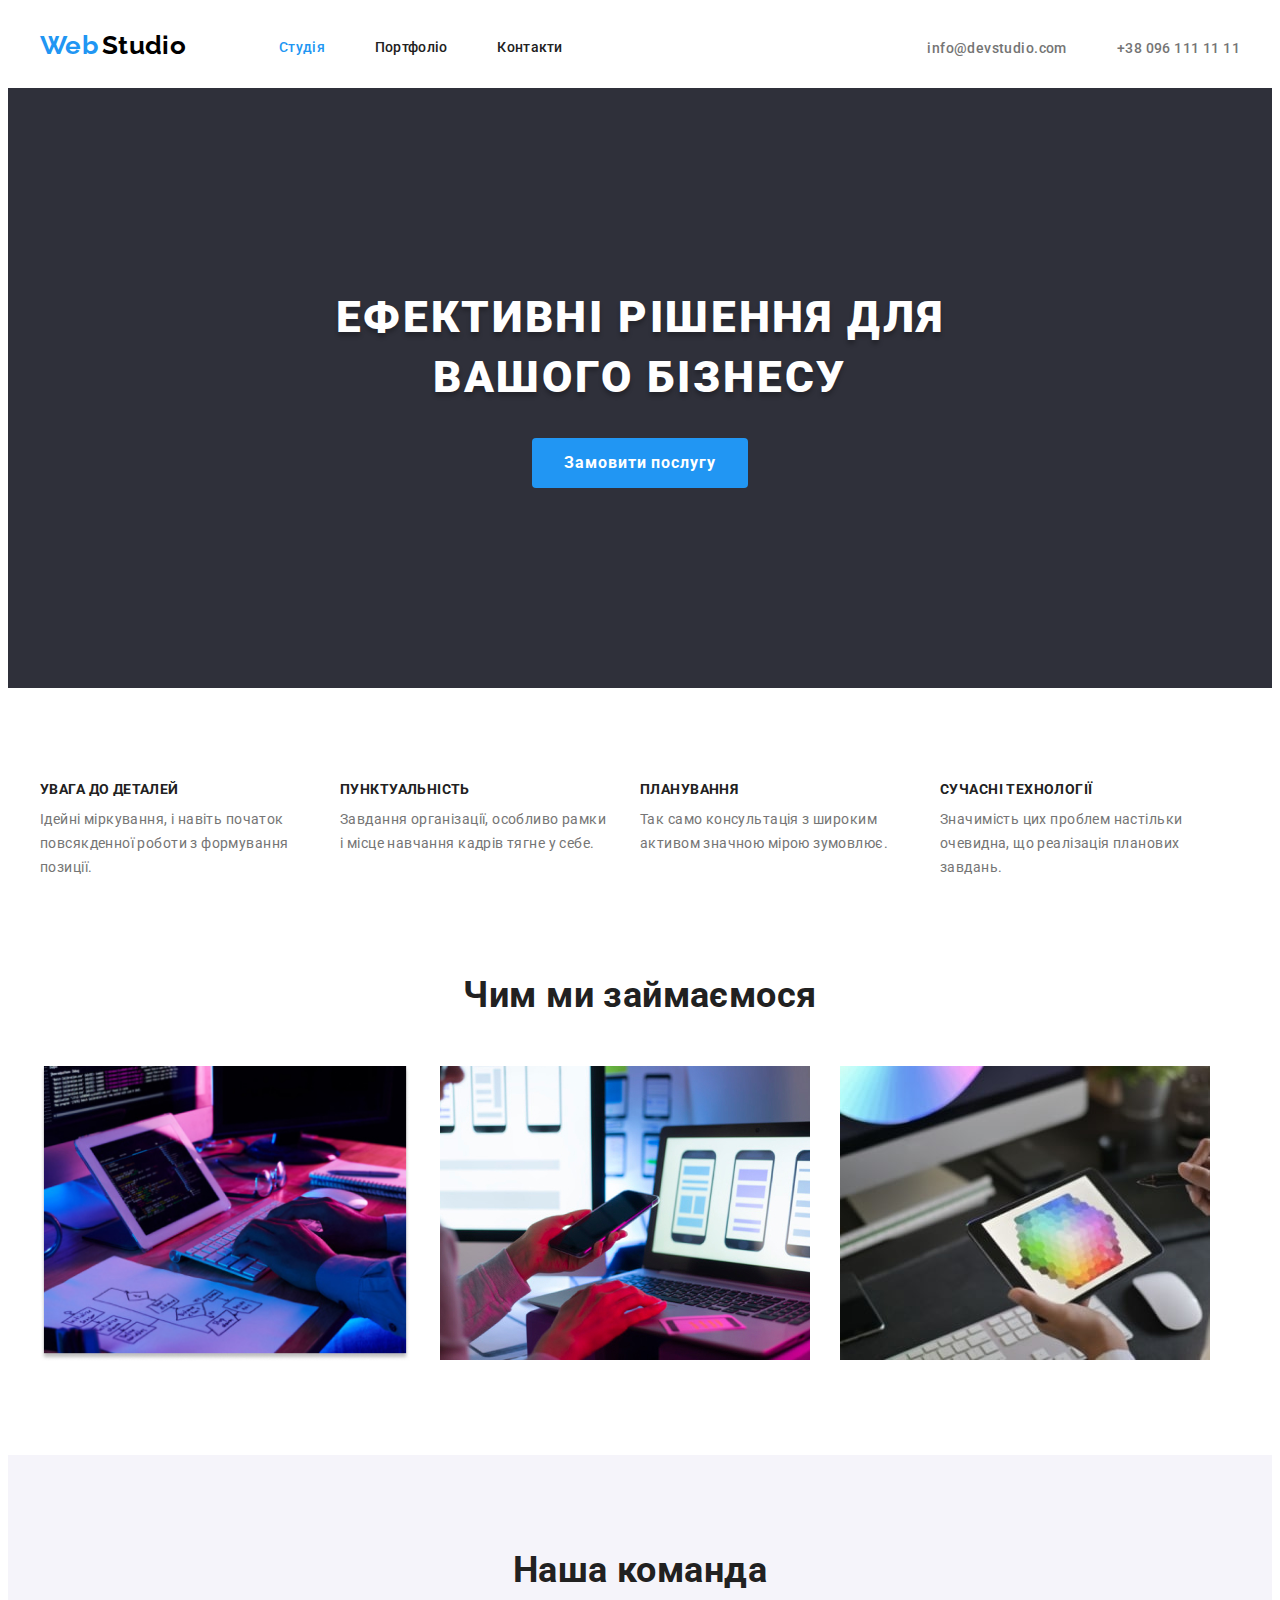
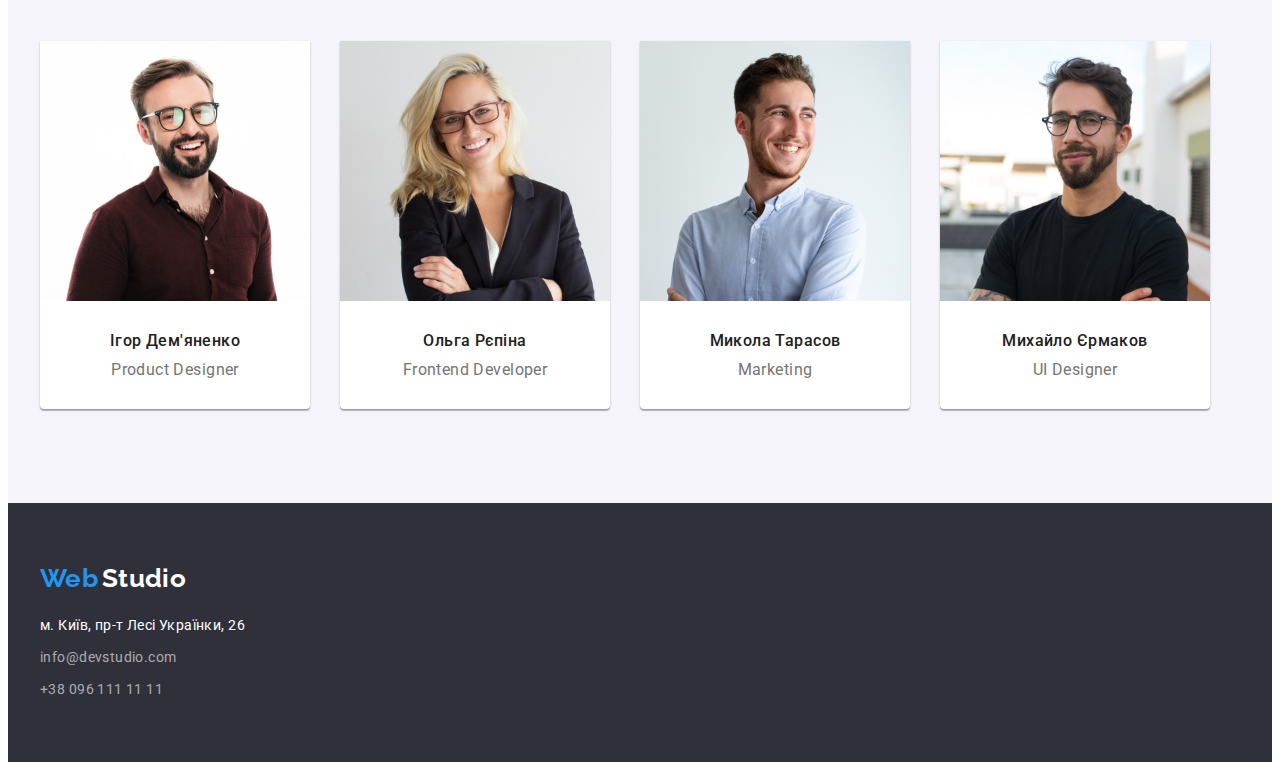
<file: index.html>
<!DOCTYPE html>
<html lang="en">
  <head>
    <meta charset="UTF-8" />
    <meta http-equiv="X-UA-Compatible" content="IE=edge" />
    <meta name="viewport" content="width=device-width, initial-scale=1.0" />
    <title>Document</title>
    <link rel="preconnect" href="https://fonts.googleapis.com" />
    <link rel="preconnect" href="https://fonts.gstatic.com" crossorigin />
    <link
      href="https://fonts.googleapis.com/css2?family=Raleway:wght@700&family=Roboto:wght@400;500;700;900&display=swap"
      rel="stylesheet"
    />
    <link
      rel="stylesheet"
      href="https://cdnjs.cloudflare.com/ajax/libs/modern-normalize/1.1.0/modern-normalize.min.css"
      integrity="sha512-wpPYUAdjBVSE4KJnH1VR1HeZfpl1ub8YT/NKx4PuQ5NmX2tKuGu6U/JRp5y+Y8XG2tV+wKQpNHVUX03MfMFn9Q=="
      crossorigin="anonymous"
      referrerpolicy="no-referrer"
    />
    <link rel="stylesheet" href="./css/styles.css" />
  </head>
  <body>
    <header>
      <!--Nav menu-->
      <div class="conteiner-head head-flex">
        <nav class="nav-flex">
          <a class="logo" href="./index.html">
            <span class="logo-web">Web</span>
            <span class="logo-studio">Studio</span>
          </a>

          <ul class="nav">
            <li class="item">
              <a class="nav-link studio current" href="./index.html">Студія</a>
            </li>
            <li class="item">
              <a class="nav-link portfolio" href="./portfolio.html"
                >Портфоліо</a
              >
            </li>
            <li class="item">
              <a class="nav-link contacts" href="">Контакти</a>
            </li>
          </ul>
        </nav>

        <!--Contacts-->
        <ul class="contacts">
          <li class="item">
            <a class="mail" href="mailto:info@devstudio.com"
              >info@devstudio.com</a
            >
          </li>
          <li class="item">
            <a class="tel" href="tel:+380961111111">+38 096 111 11 11</a>
          </li>
        </ul>
      </div>
    </header>
    <!--Banner-->
    <main>
      <section class="hero">
        <div class="conteiner">
          <h1 class="heero-title">Ефективні рішення для вашого бізнесу</h1>
          <button class="button" type="button">Замовити послугу</button>
        </div>
      </section>

      <!--What makes us special?-->

      <section class="special section">
        <div class="conteiner">
          <h2 class="visually-hidden">Наші особливості</h2>
          <ul class="special-list">
            <li class="special-item item">
              <h3 class="special-title">Увага до деталей</h3>
              <p class="special-content">
                Ідейні міркування, і навіть початок повсякденної роботи з
                формування позиції.
              </p>
            </li>
            <li class="special-item item">
              <h3 class="special-title">Пунктуальність</h3>
              <p class="special-content">
                Завдання організації, особливо рамки і місце навчання кадрів
                тягне у себе.
              </p>
            </li>
            <li class="special-item item">
              <h3 class="special-title">Планування</h3>
              <p class="special-content">
                Так само консультація з широким активом значною мірою зумовлює.
              </p>
            </li>
            <li class="special-item item">
              <h3 class="special-title">Сучасні технології</h3>
              <p class="special-content">
                Значимість цих проблем настільки очевидна, що реалізація
                планових завдань.
              </p>
            </li>
          </ul>
        </div>
      </section>

      <!--What do we do?-->

      <section class="proffesional section">
        <div class="conteiner">
          <h2 class="title busines">Чим ми займаємося</h2>
          <ul class="photo">
            <li class="img">
              <img
                src="./images/box_1.jpg"
                alt="Фото програмування"
                width="370"
              />
            </li>
            <li class="img">
              <img
                src="./images/box_2.jpg"
                alt="Фото адаптування"
                width="370"
              />
            </li>
            <li class="img">
              <img
                src="./images/box_3.jpg"
                alt="Фото програмування"
                width="370"
              />
            </li>
          </ul>
        </div>
      </section>

      <!--Our team-->

      <section class="team section">
        <div class="conteiner">
          <h2 class="title">Наша команда</h2>

          <ul class="team-list">
            <li class="team-item">
              <img
                class="team-images"
                src="./images/proddesigner.jpg"
                alt="Photo_Product_Designer"
                width="270"
              />
              <div class="div-team">
                <h3 class="team-name">Ігор Дем'яненко</h3>
                <p class="team-post">Product Designer</p>
              </div>
            </li>

            <li class="team-item">
              <img
                class="team-images"
                src="./images/frontenddeveloper.jpg"
                alt="Photo_Frontend Developer"
                width="270"
              />
              <div class="div-team">
                <h3 class="team-name">Ольга Рєпіна</h3>
                <p class="team-post">Frontend Developer</p>
              </div>
            </li>

            <li class="team-item">
              <img
                class="team-images"
                src="./images/marketing.jpg"
                alt="Photo_Marketing"
                width="270"
              />
              <div class="div-team">
                <h3 class="team-name">Микола Тарасов</h3>
                <p class="team-post">Marketing</p>
              </div>
            </li>

            <li class="team-item">
              <img
                class="team-images"
                src="./images/uidesigner.jpg"
                alt="Photo_UI_Designer"
                width="270"
              />
              <div class="div-team">
                <h3 class="team-name">Михайло Єрмаков</h3>
                <p class="team-post">UI Designer</p>
              </div>
            </li>
          </ul>
        </div>
      </section>
    </main>
    <!--Footer-->
    <footer class="footer">
      <div class="conteiner">
        <a class="logo" href="./index.html">
          <span class="logo-web">Web</span>
          <span class="logo-studio-collor">Studio</span>
        </a>
        <address class="adres">
          <ul class="address-list">
            <li class="address-item">
              <a
                class="address-position"
                href="https://goo.gl/maps/iZfFcjyfjf4LChwR7"
                target="_blank"
                rel="noopener noreferrer"
              >
                <span class="address">м. Київ, пр-т Лесі Українки, 26</span></a
              >
            </li>
            <li class="item">
              <a class="contacts-foot" href="mailto:info@devstudio.com"
                >info@devstudio.com</a
              >
            </li>
            <li class="item">
              <a class="contacts-foot" href="tel:+380961111111"
                >+38 096 111 11 11</a
              >
            </li>
          </ul>
        </address>
      </div>
    </footer>
  </body>
</html>
<!--Readi quest-->
</file>
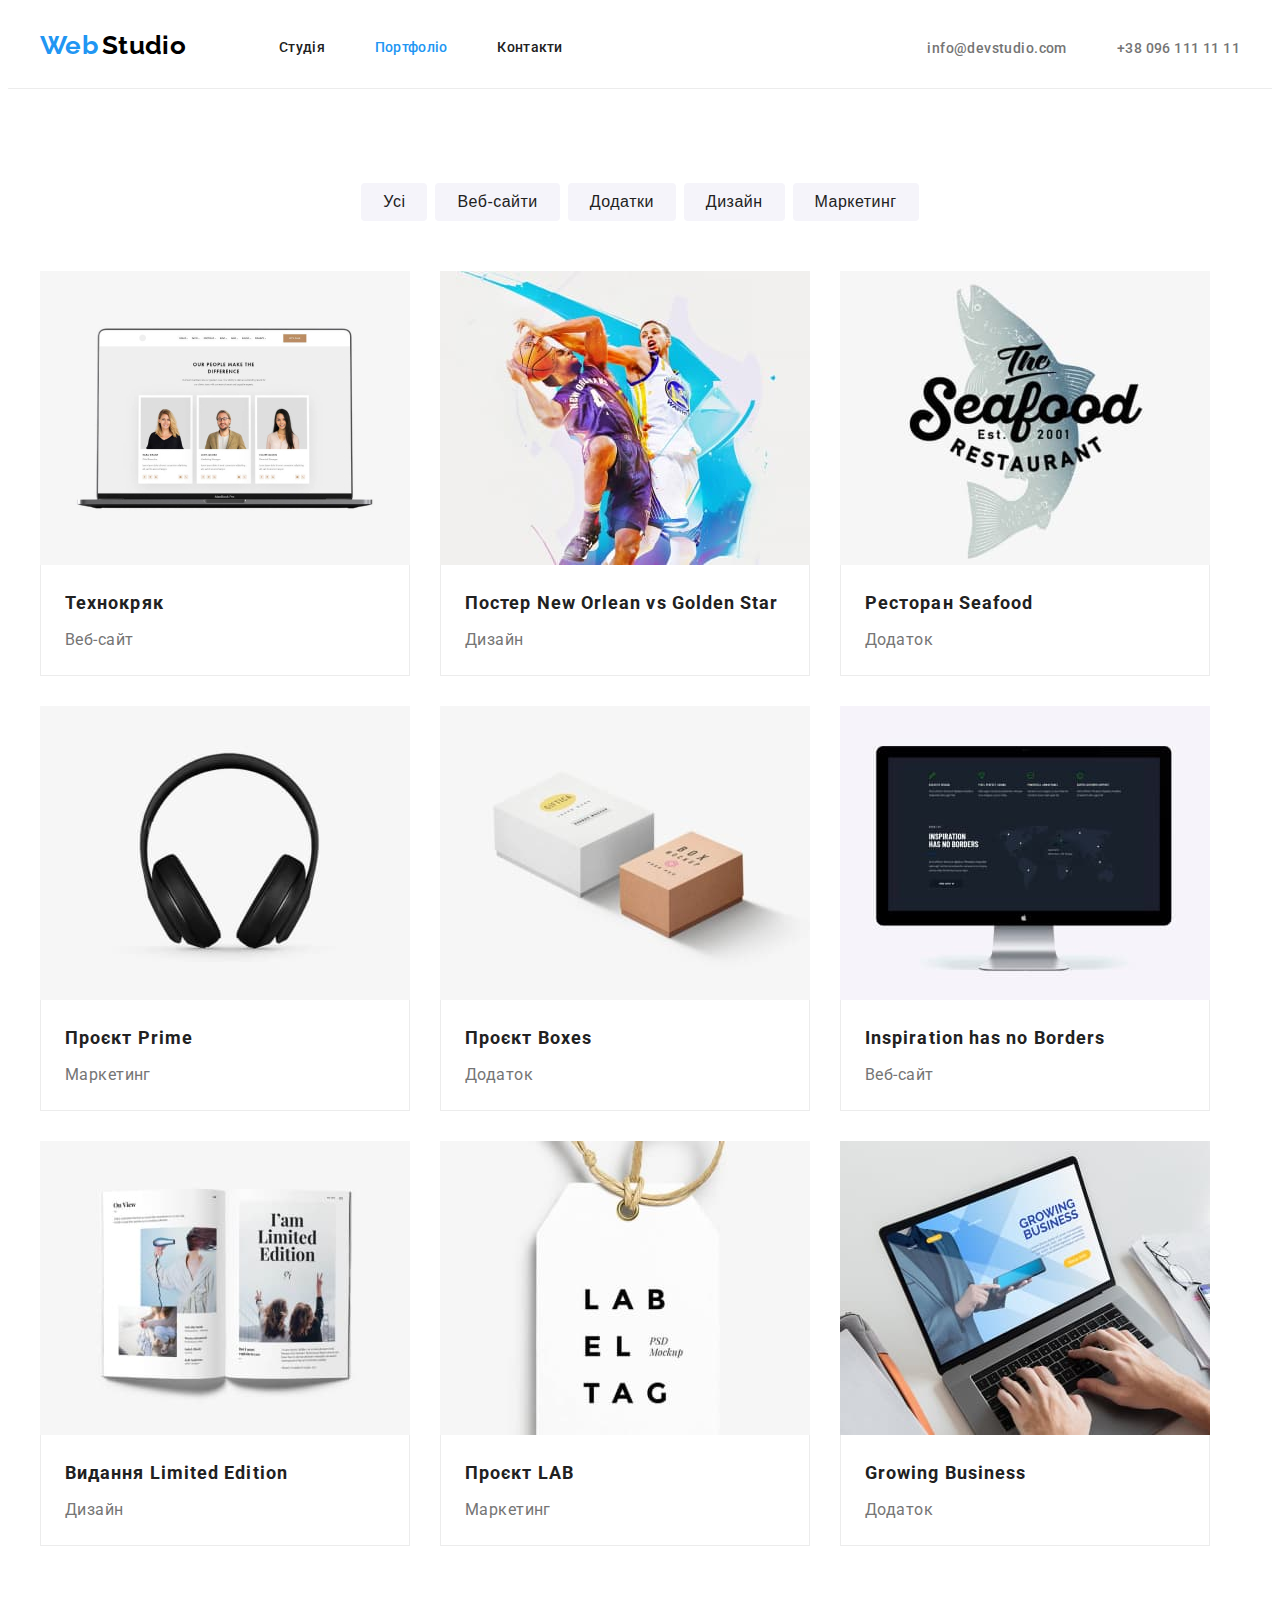
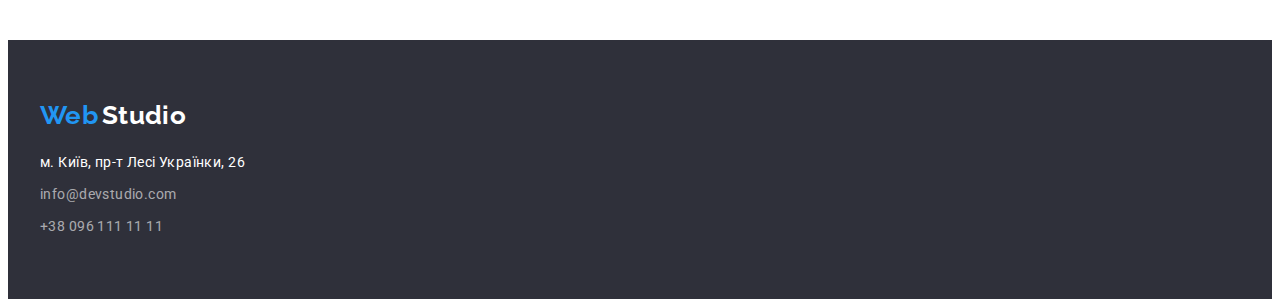
<file: portfolio.html>
<!DOCTYPE html>
<html lang="en">
  <head>
    <meta charset="UTF-8" />
    <meta http-equiv="X-UA-Compatible" content="IE=edge" />
    <meta name="viewport" content="width=device-width, initial-scale=1.0" />
    <title>Document</title>
    <link rel="preconnect" href="https://fonts.googleapis.com" />
    <link rel="preconnect" href="https://fonts.gstatic.com" crossorigin />
    <link
      href="https://fonts.googleapis.com/css2?family=Raleway:wght@700&family=Roboto:wght@400;500;700;900&display=swap"
      rel="stylesheet"
    />
    <link
      rel="stylesheet"
      href="https://cdnjs.cloudflare.com/ajax/libs/modern-normalize/1.1.0/modern-normalize.min.css"
      integrity="sha512-wpPYUAdjBVSE4KJnH1VR1HeZfpl1ub8YT/NKx4PuQ5NmX2tKuGu6U/JRp5y+Y8XG2tV+wKQpNHVUX03MfMFn9Q=="
      crossorigin="anonymous"
      referrerpolicy="no-referrer"
    />
    <link rel="stylesheet" href="./css/styles.css" />
  </head>
  <body>
    <header>
      <!--Nav menu-->
      <div class="conteiner-head head-flex">
        <nav class="nav-flex">
          <a class="logo" href="./index.html">
            <span class="logo-web">Web</span>
            <span class="logo-studio">Studio</span>
          </a>

          <ul class="nav">
            <li class="item">
              <a class="nav-link studio" href="./index.html">Студія</a>
            </li>
            <li class="item">
              <a class="nav-link portfolio current" href="./portfolio.html"
                >Портфоліо</a
              >
            </li>
            <li class="item">
              <a class="nav-link contacts" href="">Контакти</a>
            </li>
          </ul>
        </nav>

        <!--Contacts-->
        <ul class="contacts">
          <li class="item">
            <a class="mail" href="mailto:info@devstudio.com"
              >info@devstudio.com</a
            >
          </li>
          <li class="item">
            <a class="tel" href="tel:+380961111111">+38 096 111 11 11</a>
          </li>
        </ul>
      </div>
    </header>
    <main>
      <!-- Filters -->
      <section class="portfolio section portfolio-border">
        <div class="conteiner">
          <ul class="button-portfolio">
            <li class="but">
              <button class="button-filters" type="button">Усі</button>
            </li>
            <li class="but">
              <button class="button-filters" type="button">Веб-сайти</button>
            </li>
            <li class="but">
              <button class="button-filters" type="button">Додатки</button>
            </li>
            <li class="but">
              <button class="button-filters" type="button">Дизайн</button>
            </li>
            <li class="but">
              <button class="button-filters" type="button">Маркетинг</button>
            </li>
          </ul>

          <!-- Portfolio -->
          <h1 class="visually-hidden">Портфоліо</h1>
          <!-- h2 потім скирю, вирішив вказати для семантичності  -->
          <ul class="portfolio-list">
            <li class="portfolio-item">
              <img
                class="portfolio-img"
                src="./images/portfolio_img/img_2.jpg"
                alt="Технокряк"
                width="370"
              />
              <div class="products">
                <h2 class="portfolio-title">Технокряк</h2>
                <p class="portfolio-content">Веб-сайт</p>
              </div>
            </li>
            <li class="portfolio-item">
              <img
                class="portfolio-img"
                src="./images/portfolio_img/img_9.jpg"
                alt="Постер New Orlean vs Golden Star"
                width="370"
              />
              <div class="products">
                <h2 class="portfolio-title">
                  Постер New Orlean vs Golden Star
                </h2>
                <p class="portfolio-content">Дизайн</p>
              </div>
            </li>
            <li class="portfolio-item">
              <img
                class="portfolio-img"
                src="./images/portfolio_img/img_1.jpg"
                alt="Ресторан Seafood"
                width="370"
              />
              <div class="products">
                <h2 class="portfolio-title">Ресторан Seafood</h2>
                <p class="portfolio-content">Додаток</p>
              </div>
            </li>
            <li class="portfolio-item">
              <img
                class="portfolio-img"
                src="./images/portfolio_img/img_3.jpg"
                alt="Проєкт Prime"
                width="370"
              />
              <div class="products">
                <h2 class="portfolio-title">Проєкт Prime</h2>
                <p class="portfolio-content">Маркетинг</p>
              </div>
            </li>
            <li class="portfolio-item">
              <img
                class="portfolio-img"
                src="./images/portfolio_img/img_4.jpg"
                alt="Проєкт Boxes"
                width="370"
              />
              <div class="products">
                <h2 class="portfolio-title">Проєкт Boxes</h2>
                <p class="portfolio-content">Додаток</p>
              </div>
            </li>
            <li class="portfolio-item">
              <img
                class="portfolio-img"
                src="./images/portfolio_img/img_5.jpg"
                alt="Inspiration has no Borders"
                width="370"
              />
              <div class="products">
                <h2 class="portfolio-title">Inspiration has no Borders</h2>
                <p class="portfolio-content">Веб-сайт</p>
              </div>
            </li>
            <li class="portfolio-item">
              <img
                class="portfolio-img"
                src="./images/portfolio_img/img_6.jpg"
                alt="Видання Limited Edition"
                width="370"
              />
              <div class="products">
                <h2 class="portfolio-title">Видання Limited Edition</h2>
                <p class="portfolio-content">Дизайн</p>
              </div>
            </li>
            <li class="portfolio-item">
              <img
                class="portfolio-img"
                src="./images/portfolio_img/img_7.jpg"
                alt="Проєкт LAB"
                width="370"
              />
              <div class="products">
                <h2 class="portfolio-title">Проєкт LAB</h2>
                <p class="portfolio-content">Маркетинг</p>
              </div>
            </li>
            <li class="portfolio-item">
              <img
                class="portfolio-img"
                src="./images/portfolio_img/img_8.jpg"
                alt="Growing Business"
                width="370"
              />
              <div class="products">
                <h2 class="portfolio-title">Growing Business</h2>
                <p class="portfolio-content">Додаток</p>
              </div>
            </li>
          </ul>
        </div>
      </section>
    </main>
    <!--Footer-->
    <footer class="footer">
      <div class="conteiner">
        <a class="logo" href="./index.html">
          <span class="logo-web">Web</span>
          <span class="logo-studio-collor">Studio</span>
        </a>
        <address class="adres">
          <ul class="address-list">
            <li class="address-item">
              <a
                class="address-position"
                href="https://goo.gl/maps/iZfFcjyfjf4LChwR7"
                target="_blank"
                rel="noopener noreferrer"
              >
                <span class="address">м. Київ, пр-т Лесі Українки, 26</span></a
              >
            </li>
            <li class="item">
              <a class="contacts-foot" href="mailto:info@devstudio.com"
                >info@devstudio.com</a
              >
            </li>
            <li class="item">
              <a class="contacts-foot" href="tel:+380961111111"
                >+38 096 111 11 11</a
              >
            </li>
          </ul>
        </address>
      </div>
    </footer>
  </body>
</html>
<!--Readi quest-->
</file>
<file: css/styles.css>
:root {
  --brand-color-left: #2196F3;
  --brand-color-right: #000000;
  --brand-color-fut: #FFFFFF;
  --hover-color: #2196F3;
  --nav-color: #212121;
  --contacts-color: #757575;
  --hero-bg-color: #2F303A;
  --light-collor: #FFFFFF;
  --button-color: #2196F3;
  --button-hover-color: #188CE8;
  --spec-content-color: #757575;
  --team-content-color: #F5F4FA; 
  --footer-color: #2F303A;
  --cont-foot-color: #ffffff99;
  --button-filters-color: #F5F4FA;
  --portfolio-content-color: #757575;
  --soft-color: #212121;
  --border-color-top: #ECECEC;
}


body {
  font-family: 'Roboto';
  font-size: 14px;
  color: var(--soft-color);
  letter-spacing: 0.03em;
  background-color: var(--light-collor);
  
}

h1, h2, h3, p, ul {
  margin: 0;
  padding: 0;
}
li {
  list-style-type: none;
}

img {
  display: block;
  max-width: 100%;
  height: auto;
}

.section {
  padding-top: 94px;
  padding-bottom: 94px;
}
/* Оформлення логотипу */
.logo {
text-decoration: none;
}
/* Перша частина лого */
.logo-web {
font-family: 'Raleway';
  font-weight: 700;
  font-size: 26px;
  line-height: 1.19;
  color: var(--brand-color-left);
}
/* Друга частина лого */
.logo-studio {
font-family: 'Raleway';
  font-weight: 700;
  font-size: 26px;
  line-height: 1.19;
  color: var(--brand-color-right);
}
/* Частина лого у футері (біла)*/
.logo-studio-collor {
font-family: 'Raleway';
  font-weight: 700;
  font-size: 26px;
  line-height: 1.19;
  color: var(--brand-color-fut);
}

/* Навігація сайту */
.nav-link {
  display: block;
  padding-top: 10px;
  padding-bottom: 10px;
  text-decoration: none;
  list-style: none;
    font-weight: 500;
    line-height: 1.14;
    letter-spacing: 0.02em;
    color: var(--nav-color);

}

.head-flex {
  display: flex;
  align-items: center;
  height: 80px;

}
.nav .item {
  margin-right: 50px;
}

.nav .item:last-child {
  margin-right: 0;

}

.nav-flex {
  display: flex;
}
.nav {
  display: flex;
  margin-left: 93px;
}
.nav-link:hover, 
.nav-link:focus {
  color: var(--hover-color);
}

.nav .studio.current,
.nav .portfolio.current {
  color: var(--hover-color);
}


.conteiner-bottom.portf {
  margin-bottom: 94px;
}

.conteiner-head {
  margin-left: auto;
  margin-right: auto;
  width: 1200px;
  padding-left: 15px;
  padding-right: 15px;
}



.conteiner {
  margin: 0 auto;
  width: 1200px;
  padding-left: 15px;
  padding-right: 15px;
}

/* Контакти сайту */
.contacts a {
    font-weight: 500;
    line-height: 1.14;
    text-decoration: none;
    color: var(--contacts-color);
}

.contacts a:hover,
.contacts a:focus {
color: var(--hover-color);
}


.contacts {
  display:flex;
    margin-left: auto;
}

.contacts .item {
  margin-right: 50px;
}

.contacts .item:last-child {
  margin-right: 0;
}

/* Стилі на основний заголовок  */
.hero {
  background: var(--hero-bg-color);
  text-align: center;
  padding: 200px 0;
}

.heero-title {
  font-weight: 900;
    font-size: 44px;
    line-height: 1.36;
    width: 696px;
    margin: 0 auto;
    margin-bottom: 30px;
    letter-spacing: 0.06em;
    text-transform: uppercase;
    color: var(--light-collor);
    text-shadow: 0px 4px 4px rgba(0, 0, 0, 0.25);
  
}
/* Стилі на кнопку під основним банером */
.button {
    font-family: inherit;
    font-weight: 700;
    font-size: 16px;
    line-height: 1.88;
    align-items: center;
    text-align: center;
    letter-spacing: 0.06em;
    border-radius: 4px;
    padding: 10px 32px;
    min-width: 216px;
    border: none;
    background: var(--button-color);
      color: var(--light-collor);
}




.button:hover,
.button:focus {
  background: var(--button-hover-color);
    box-shadow: 0px 4px 4px rgba(0, 0, 0, 0.15);
}

.button,
.button-filters {
  cursor: pointer;
}
/* Скриваємо заголовок h2 та h1 у портфоліо */
.visually-hidden {
  position: absolute;
  white-space: nowrap;
  width: 1px;
  height: 1px;
  overflow: hidden;
  border: 0;
  padding: 0;
  clip: rect(0 0 0 0);
  clip-path: inset(50%);
  margin: -1px;
}
.special-list {
  display: flex;
  flex-wrap: wrap;
}

.special-list .item {
  width: 270px;
}

.special-list .item + .item {
  margin-left: 30px;
}



.special-title {
    font-weight: 700;
    line-height: 1.14;
    text-transform: uppercase;
    font-size: 14px;
    margin-bottom: 10px;

}

.conteiner.speccial {
  margin-bottom: 94px;
}


.special-content {
    line-height: 1.71;
    color: var(--spec-content-color);
}

.title {
    font-weight: 700;
    font-size: 36px;
    line-height: 1.17;
    text-align: center;
}

.photo {
  display: flex;
  flex-wrap: wrap;
}
.photo .img + .img {
  margin-left: 30px;
}



.proffesional {
  padding-top: 0;
}

.team-list {
  display: flex;
  flex-wrap: wrap;
}

.team-list .team-item + .team-item {
  margin-left: 30px;
}

.team .title {
  margin-bottom: 50px;
}
.team-item {
  width: 270px;
  background-color: #FFFFFF;
  box-shadow: 0px 1px 3px rgba(0, 0, 0, 0.12), 0px 1px 1px rgba(0, 0, 0, 0.14), 0px 2px 1px rgba(0, 0, 0, 0.2);
    border-radius: 0px 0px 4px 4px;
}


.team-name {
  margin-bottom: 10px;
}


.team {
  background: var(--team-content-color);
}

.team-name {
font-weight: 500;
  font-size: 16px;
  line-height: 1.19;
  text-align: center;
}

.team-post {
  font-size: 16px;
  line-height: 1.19;
  text-align: center;
  color: var(--spec-content-color);
}

.div-team {
  padding-top: 30px;
  padding-bottom: 30px;
}


.conteiner-portfolio-bottom .title {
  padding-top: 94px;
padding-bottom: 50px;
}

.conteiner .busines {
  margin-bottom: 50px;
}


.footer.portfolio {
  margin-top: 94px;
}

.footer {
  background: var(--footer-color);
  padding: 60px 0;
}

.contacts-foot {
    text-decoration: none;
    font-weight: 400;
    line-height: 1.71;
    color: var(--cont-foot-color);

}

.contacts-foot:hover,
.contacts-foot:focus {
  color: var(--hover-color);
}
.address {
text-decoration: none;
line-height: 1.71;
color: var(--light-collor);
}

.address-item {
  line-height: 1.71;
  letter-spacing: 0.03em;
  color: var(--light-collor)
}

/* Portfolio */

.button-filters {
  display: block;
  font-weight: 500;
    font-size: 16px;
    line-height: 1.63;
    letter-spacing: 0.03em;
    background-color: var(--button-filters-color);
    color: var(--nav-color);
    border-radius: 4px; 
    border: none;
    padding: 6px 22px;
}

.button-filters:hover,
.button-filters:focus {
  background-color: var(--button-hover-color);
  color: var(--light-collor);
}

.portfolio-border{
  border-top: 1px solid var(--border-color-top);

}

.portfolio-list {
  display: flex;
  flex-wrap: wrap;

}

.portfolio-item {
  width: 370px;
  margin-right: 30px;
  margin-bottom: 30px;
}

.portfolio-item:nth-child(3n){
  margin-right: 0px;
}

.portfolio-item:nth-last-child(-n + 3){
  margin-bottom: 0px;
}
.portfolio-title {
  font-weight: 700;
    font-size: 18px;
    line-height: 2.0;
    letter-spacing: 0.06em;
    margin-bottom: 4px;
}

.portfolio-content {
    font-size: 16px;
    line-height: 1.87;
    color: var(--portfolio-content-color)

}

.products {
  padding: 20px 24px 20px 24px;
  border: 1px solid var(--border-color-top);
  border-top: none;
  
}


.adres {
  font-style: normal;
  margin-top: 20px;
}
.address-position {
  text-decoration: none;
}

.address:hover,
.address:focus{
  color: var(--button-hover-color);
}

.button-portfolio {
  display: flex;
justify-content: center;
margin-bottom: 50px;

}

.button-portfolio .but + .but {
margin-left: 8px;
}

.address-list .item {
margin-top: 8px;
}
</file>
